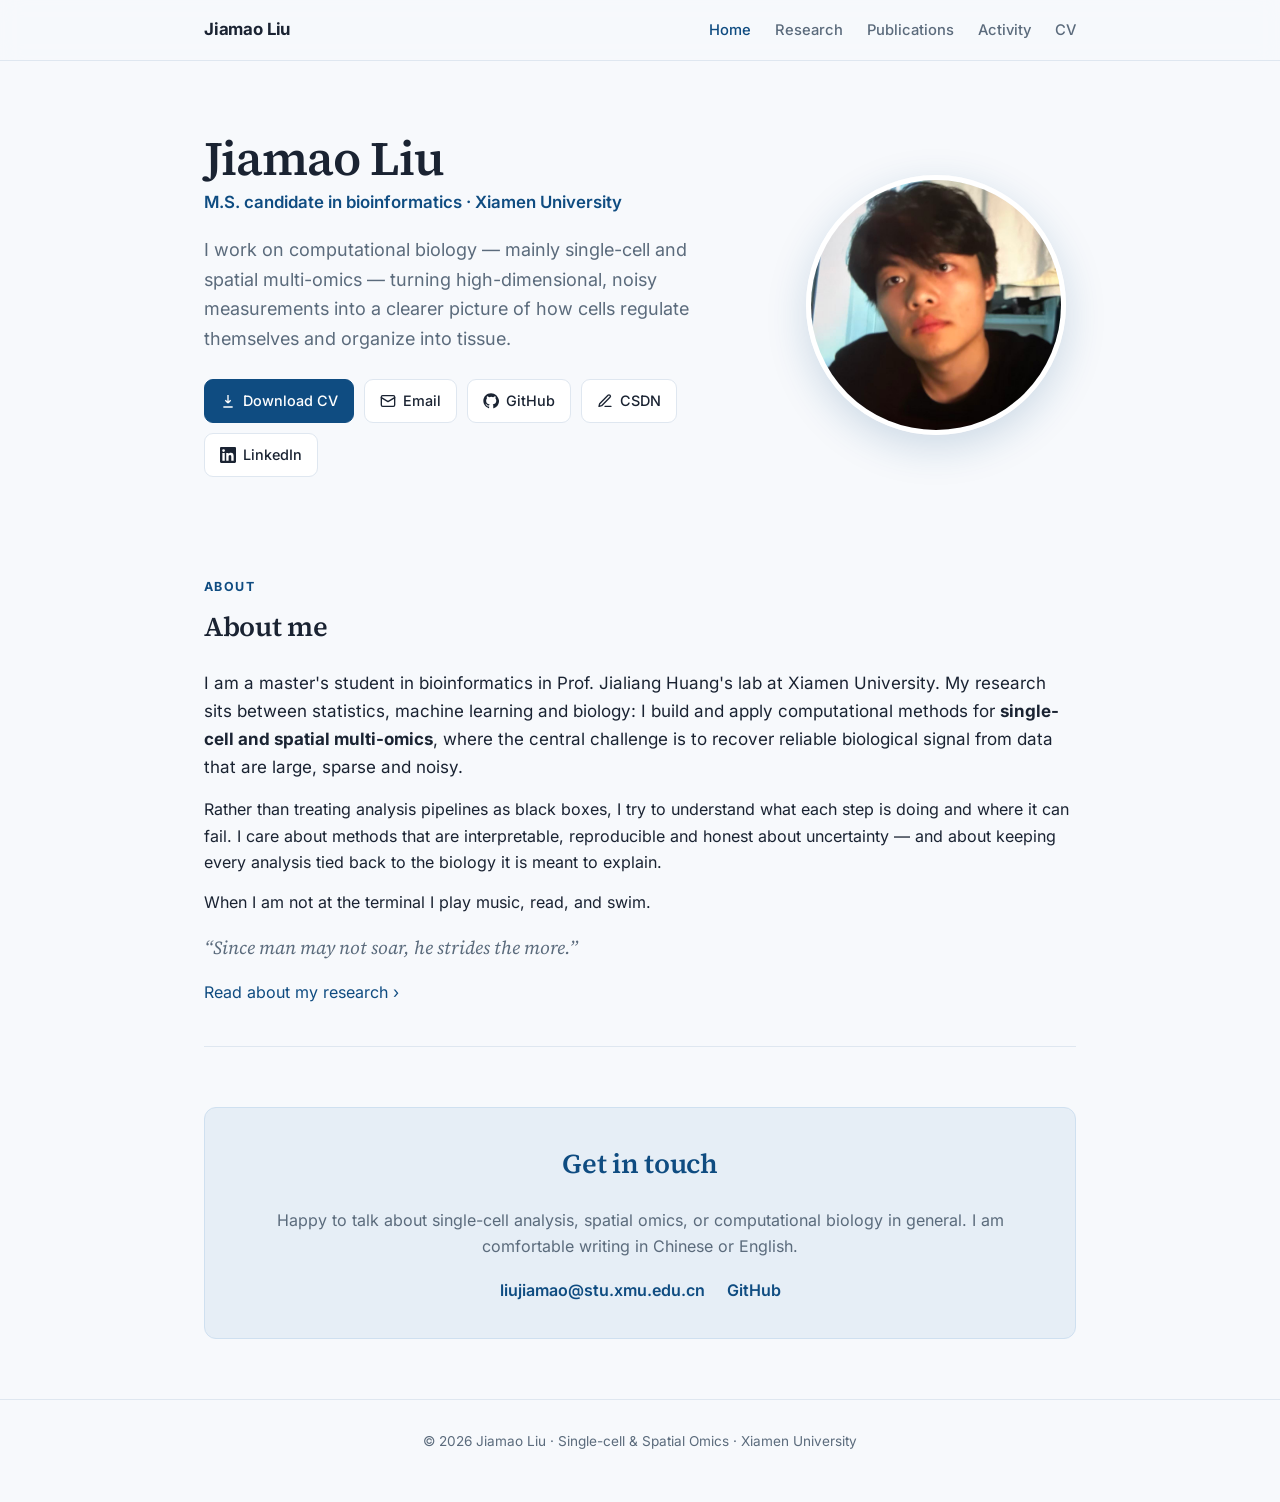
<file: html/index.html>
<!DOCTYPE html>
<html lang="en">
<head>
<meta charset="UTF-8">
<meta name="viewport" content="width=device-width, initial-scale=1.0">
<title>Jiamao Liu — Computational Biology · Xiamen University</title>
<meta name="description" content="Jiamao Liu, M.S. candidate in bioinformatics at Xiamen University. Computational methods for single-cell and spatial multi-omics.">
<link rel="icon" href="./image/favicon.ico" type="image/x-icon">
<link rel="shortcut icon" href="./image/favicon.ico" type="image/x-icon">
<link rel="apple-touch-icon" href="./image/apple-touch-icon.png">
<link rel="icon" href="./image/android-chrome-192x192.png" sizes="192x192" type="image/png">
<link rel="stylesheet" href="style.css?v=2032">
</head>
<body>

<nav>
  <div class="wrap nav-inner">
    <a class="nav-name" href="index.html">Jiamao Liu</a>
    <button class="nav-toggle" aria-label="Menu" onclick="document.getElementById('m').classList.toggle('open')">☰</button>
    <div class="nav-links" id="m">
      <a href="index.html" class="active">Home</a>
      <a href="research.html">Research</a>
      <a href="publications.html">Publications</a>
      <a href="activity.html">Activity</a>
      <a href="cv.html">CV</a>
    </div>
  </div>
</nav>

<header class="hero">
  <div class="wrap hero-grid">
    <div>
      <h1>Jiamao Liu</h1>
      <div class="role">M.S. candidate in bioinformatics · Xiamen University</div>
      <p class="tagline">I work on computational biology — mainly single-cell and spatial multi-omics — turning high-dimensional, noisy measurements into a clearer picture of how cells regulate themselves and organize into tissue.</p>
      <div class="links">
        <a class="btn primary" href="cv.html" target="_blank">
          <svg viewBox="0 0 24 24" fill="none" stroke="currentColor" stroke-width="2"><path d="M12 3v12m0 0l-4-4m4 4l4-4M5 21h14"/></svg>
          Download CV
        </a>
        <a class="btn" href="mailto:liujiamao@stu.xmu.edu.cn"><svg viewBox="0 0 24 24" fill="none" stroke="currentColor" stroke-width="2" stroke-linecap="round" stroke-linejoin="round" aria-hidden="true"><rect x="2" y="4" width="20" height="16" rx="2"/><path d="M22 7l-10 6L2 7"/></svg>Email</a>
        <a class="btn" href="https://github.com/LiuJiamao521" target="_blank"><svg viewBox="0 0 24 24" fill="currentColor" aria-hidden="true"><path d="M12 .3C5.6.3.5 5.4.5 11.8c0 5.1 3.3 9.4 7.9 10.9.6.1.8-.3.8-.6v-2c-3.2.7-3.9-1.4-3.9-1.4-.5-1.3-1.3-1.7-1.3-1.7-1-.7.1-.7.1-.7 1.2.1 1.8 1.2 1.8 1.2 1 1.8 2.7 1.3 3.4 1 .1-.7.4-1.3.7-1.6-2.6-.3-5.3-1.3-5.3-5.7 0-1.3.4-2.3 1.2-3.1-.1-.3-.5-1.5.1-3.1 0 0 1-.3 3.3 1.2a11.5 11.5 0 0 1 6 0c2.3-1.5 3.3-1.2 3.3-1.2.6 1.6.2 2.8.1 3.1.7.8 1.2 1.9 1.2 3.1 0 4.4-2.7 5.4-5.3 5.7.4.4.8 1.1.8 2.2 0 1.6 0 2.9 0 3.3 0 .3.2.7.8.6 4.6-1.5 7.9-5.8 7.9-10.9C23.5 5.4 18.4.3 12 .3z"/></svg>GitHub</a>
        <a class="btn" href="https://blog.csdn.net/qq_30614157" target="_blank"><svg viewBox="0 0 24 24" fill="none" stroke="currentColor" stroke-width="2" stroke-linecap="round" stroke-linejoin="round" aria-hidden="true"><path d="M12 20h9"/><path d="M16.5 3.5a2.12 2.12 0 0 1 3 3L7 19l-4 1 1-4L16.5 3.5z"/></svg>CSDN</a>
        <a class="btn" href="https://www.linkedin.com/in/jiamao-liu-6a5b2942b" target="_blank"><svg viewBox="0 0 24 24" fill="currentColor" aria-hidden="true"><path d="M20.45 20.45h-3.55v-5.57c0-1.33-.03-3.04-1.85-3.04-1.86 0-2.14 1.45-2.14 2.94v5.67H9.35V9h3.41v1.56h.05c.48-.9 1.64-1.85 3.37-1.85 3.6 0 4.27 2.37 4.27 5.46v6.28zM5.34 7.43a2.06 2.06 0 1 1 0-4.13 2.06 2.06 0 0 1 0 4.13zM7.12 20.45H3.55V9h3.57v11.45zM22.23 0H1.77C.79 0 0 .77 0 1.73v20.54C0 23.23.79 24 1.77 24h20.45C23.2 24 24 23.23 24 22.27V1.73C24 .77 23.2 0 22.23 0z"/></svg>LinkedIn</a>
      </div>
    </div>
    <div class="hero-photo">
      <img src="./jiamao.jpg" alt="Jiamao Liu">
    </div>
  </div>
</header>

<main class="wrap">

  <section id="about">
    <div class="sec-label">About</div>
    <h2>About me</h2>
    <p class="lead">I am a master's student in bioinformatics in Prof. Jialiang Huang's lab at Xiamen University. My research sits between statistics, machine learning and biology: I build and apply computational methods for <b>single-cell and spatial multi-omics</b>, where the central challenge is to recover reliable biological signal from data that are large, sparse and noisy.</p>
    <p>Rather than treating analysis pipelines as black boxes, I try to understand what each step is doing and where it can fail. I care about methods that are interpretable, reproducible and honest about uncertainty — and about keeping every analysis tied back to the biology it is meant to explain.</p>
    <p>When I am not at the terminal I play music, read, and swim.</p>
    <p class="quote" style="margin-top:18px">&ldquo;Since man may not soar, he strides the more.&rdquo;</p>
    <p style="margin-top:18px"><a href="research.html">Read about my research &rsaquo;</a></p>
  </section>

  <section id="contact">
    <div class="contact-box">
      <h2>Get in touch</h2>
      <p>Happy to talk about single-cell analysis, spatial omics, or computational biology in general. I am comfortable writing in Chinese or English.</p>
      <div class="contact-links">
        <a href="mailto:liujiamao@stu.xmu.edu.cn">liujiamao@stu.xmu.edu.cn</a>
        <a href="https://github.com/LiuJiamao521" target="_blank">GitHub</a>
      </div>
    </div>
  </section>

</main>

<footer>
  <div class="wrap">&copy; <span id="y"></span> Jiamao Liu &middot; Single-cell &amp; Spatial Omics &middot; Xiamen University</div>
</footer>

<script>
  document.getElementById('y').textContent = new Date().getFullYear();
  document.querySelectorAll('.nav-links a').forEach(function (a) {
    a.addEventListener('click', function () { document.getElementById('m').classList.remove('open'); });
  });
</script>
</body>
</html>
</file>
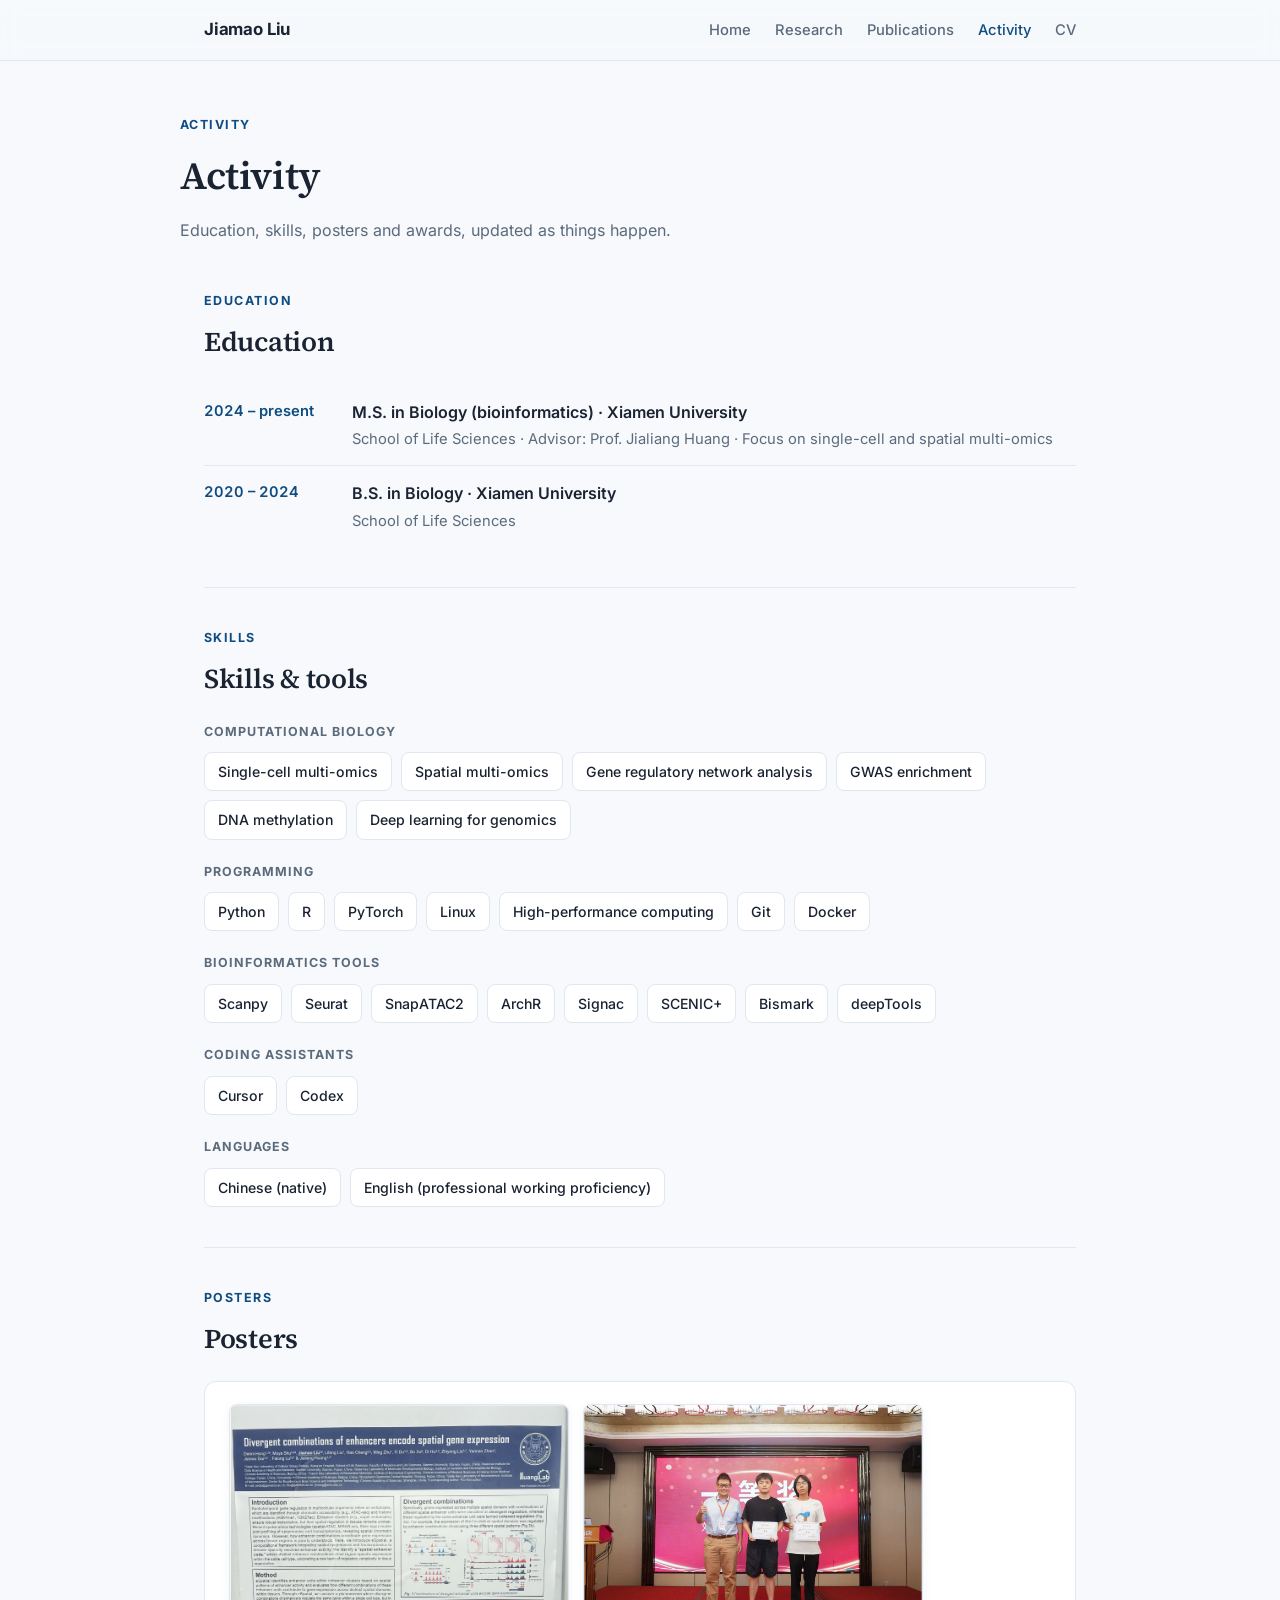
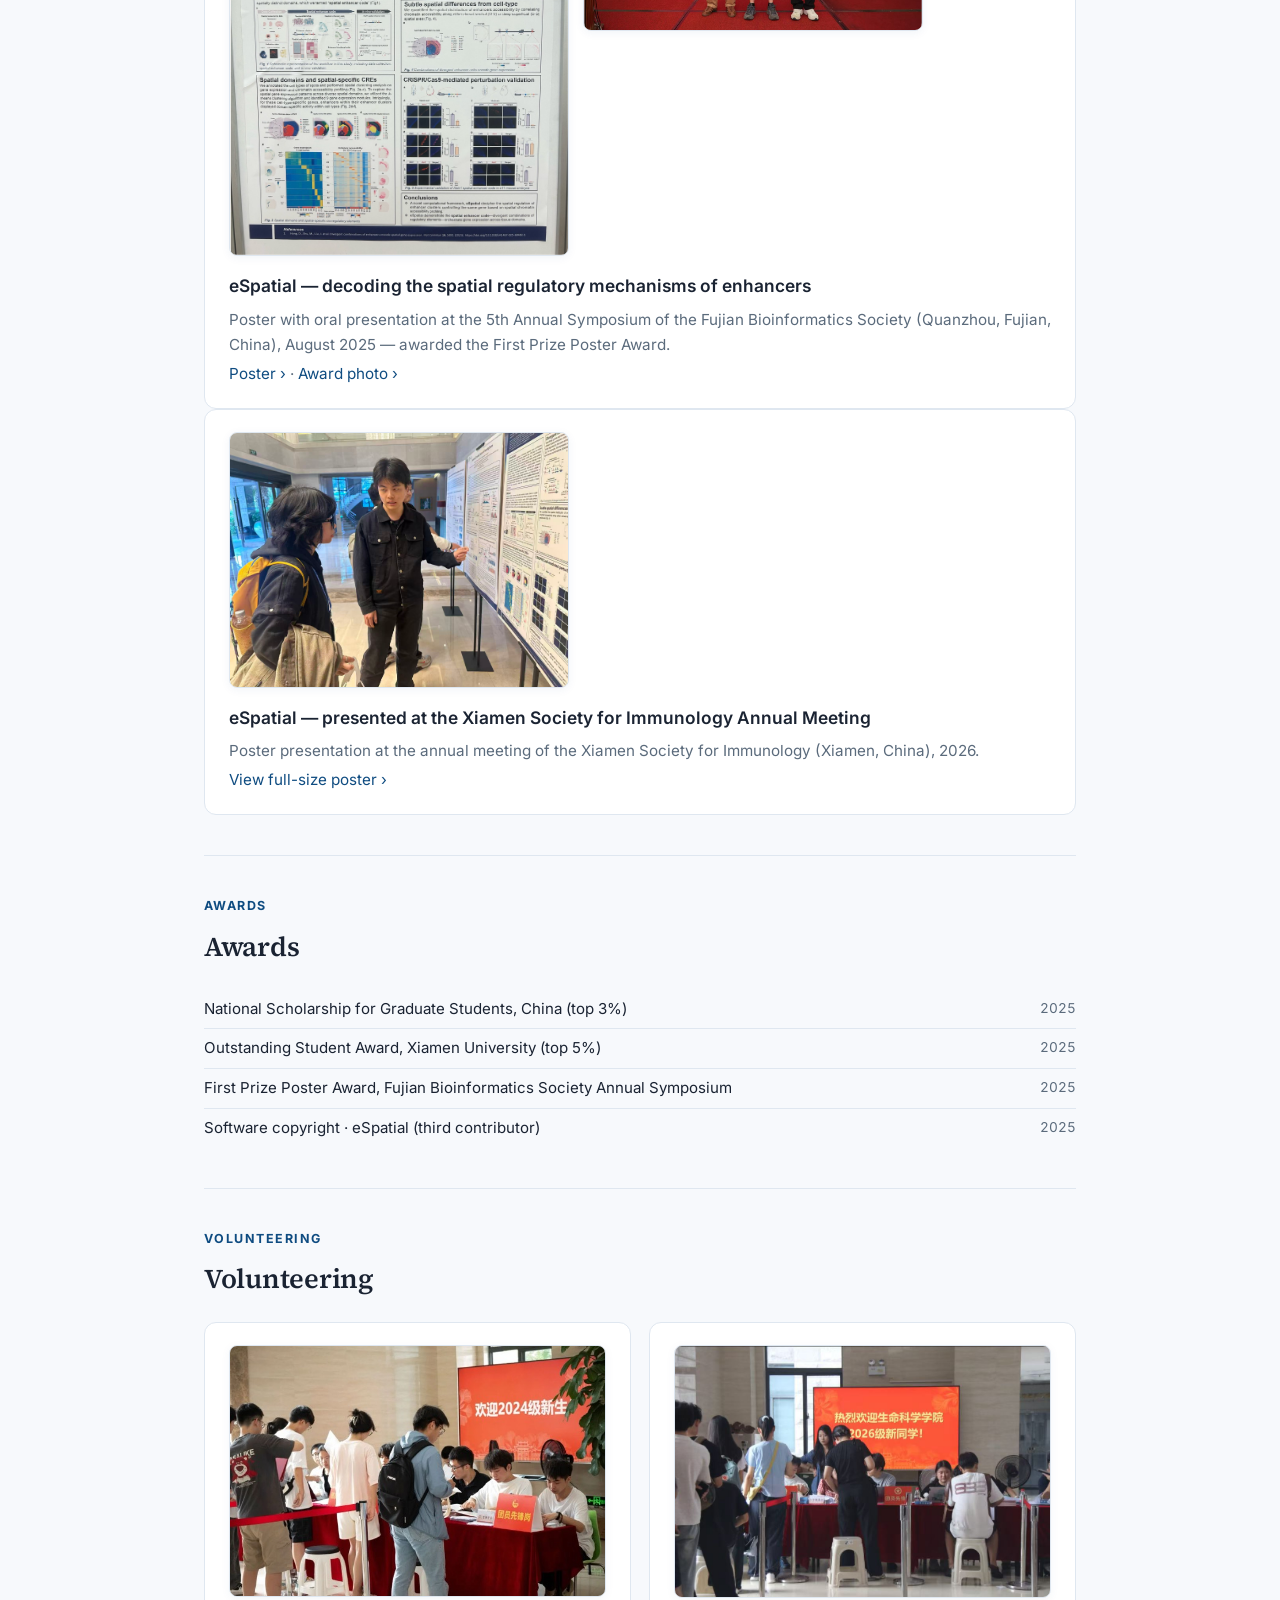
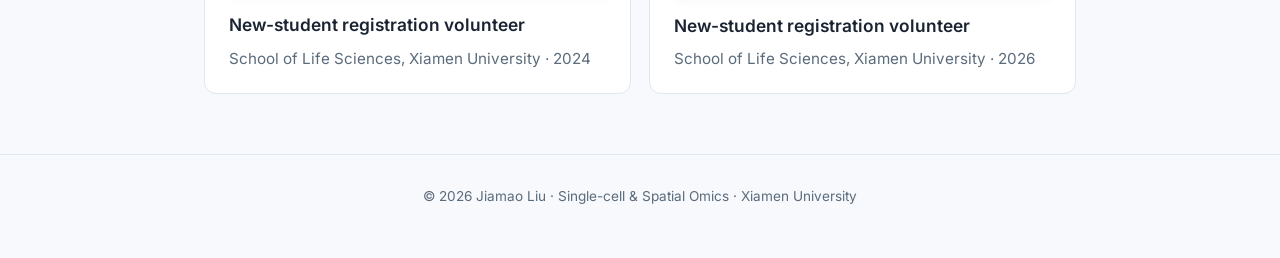
<file: html/activity.html>
<!DOCTYPE html>
<html lang="en">
<head>
<meta charset="UTF-8">
<meta name="viewport" content="width=device-width, initial-scale=1.0">
<title>Activity · Jiamao Liu</title>
<meta name="description" content="Education, skills and professional activity of Jiamao Liu.">
<link rel="icon" href="./image/favicon.ico" type="image/x-icon">
<link rel="shortcut icon" href="./image/favicon.ico" type="image/x-icon">
<link rel="apple-touch-icon" href="./image/apple-touch-icon.png">
<link rel="icon" href="./image/android-chrome-192x192.png" sizes="192x192" type="image/png">
<link rel="stylesheet" href="style.css?v=2032">
</head>
<body>

<nav>
  <div class="wrap nav-inner">
    <a class="nav-name" href="index.html">Jiamao Liu</a>
    <button class="nav-toggle" aria-label="Menu" onclick="document.getElementById('m').classList.toggle('open')">☰</button>
    <div class="nav-links" id="m">
      <a href="index.html">Home</a>
      <a href="research.html">Research</a>
      <a href="publications.html">Publications</a>
      <a href="activity.html" class="active">Activity</a>
      <a href="cv.html">CV</a>
    </div>
  </div>
</nav>

<div class="page-head wrap">
  <div class="sec-label">Activity</div>
  <h1>Activity</h1>
  <p>Education, skills, posters and awards, updated as things happen.</p>
</div>

<main class="wrap">

  <section>
    <div class="sec-label">Education</div>
    <h2>Education</h2>
    <div class="tlist">
      <div class="titem">
        <div class="y">2024 &ndash; present</div>
        <div class="what">
          <div class="ev">M.S. in Biology (bioinformatics) &middot; Xiamen University</div>
          <div class="loc">School of Life Sciences &middot; Advisor: Prof. Jialiang Huang &middot; Focus on single-cell and spatial multi-omics</div>
        </div>
      </div>
      <div class="titem">
        <div class="y">2020 &ndash; 2024</div>
        <div class="what">
          <div class="ev">B.S. in Biology &middot; Xiamen University</div>
          <div class="loc">School of Life Sciences</div>
        </div>
      </div>
    </div>
  </section>

  <section>
    <div class="sec-label">Skills</div>
    <h2>Skills &amp; tools</h2>

    <div class="skill-cat">Computational biology</div>
    <div class="chips">
      <span class="chip">Single-cell multi-omics</span><span class="chip">Spatial multi-omics</span>
      <span class="chip">Gene regulatory network analysis</span><span class="chip">GWAS enrichment</span>
      <span class="chip">DNA methylation</span><span class="chip">Deep learning for genomics</span>
    </div>

    <div class="skill-cat">Programming</div>
    <div class="chips">
      <span class="chip">Python</span><span class="chip">R</span><span class="chip">PyTorch</span>
      <span class="chip">Linux</span><span class="chip">High-performance computing</span>
      <span class="chip">Git</span><span class="chip">Docker</span>
    </div>

    <div class="skill-cat">Bioinformatics tools</div>
    <div class="chips">
      <span class="chip">Scanpy</span><span class="chip">Seurat</span><span class="chip">SnapATAC2</span>
      <span class="chip">ArchR</span><span class="chip">Signac</span><span class="chip">SCENIC+</span>
      <span class="chip">Bismark</span><span class="chip">deepTools</span>
    </div>

    <div class="skill-cat">Coding assistants</div>
    <div class="chips">
      <span class="chip">Cursor</span><span class="chip">Codex</span>
    </div>

    <div class="skill-cat">Languages</div>
    <div class="chips">
      <span class="chip">Chinese (native)</span><span class="chip">English (professional working proficiency)</span>
    </div>
  </section>

  <section>
    <div class="sec-label">Posters</div>
    <h2>Posters</h2>

    <div class="card poster-card">
      <div class="poster-imgs">
        <a class="poster-thumb" href="./eSpatial_poster.jpg" target="_blank" aria-label="Open the eSpatial poster image">
          <img src="./eSpatial_poster.jpg" alt="eSpatial poster presented at the 5th Annual Symposium of the Fujian Bioinformatics Society">
        </a>
        <a class="poster-thumb" href="./eSpatial_poster_award.jpg" target="_blank" aria-label="Open the eSpatial award photo">
          <img src="./eSpatial_poster_award.jpg" alt="Award photo of the eSpatial poster, Quanzhou 2025">
        </a>
      </div>
      <div>
        <h3>eSpatial &mdash; decoding the spatial regulatory mechanisms of enhancers</h3>
        <p class="muted">Poster with oral presentation at the 5th Annual Symposium of the Fujian Bioinformatics Society (Quanzhou, Fujian, China), August 2025 &mdash; awarded the First Prize Poster Award.</p>
        <p class="muted"><a href="./eSpatial_poster.jpg" target="_blank">Poster &rsaquo;</a> &middot; <a href="./eSpatial_poster_award.jpg" target="_blank">Award photo &rsaquo;</a></p>
      </div>
    </div>

    <div class="card poster-card">
      <div class="poster-imgs">
        <a class="poster-thumb" href="./eSpatial_poster_in_Xiamen.jpg" target="_blank" aria-label="Open the eSpatial poster image">
          <img src="./eSpatial_poster_in_Xiamen.jpg" alt="eSpatial poster presented at the annual meeting of the Xiamen Society for Immunology, 2026">
        </a>
      </div>
      <div>
        <h3>eSpatial &mdash; presented at the Xiamen Society for Immunology Annual Meeting</h3>
        <p class="muted">Poster presentation at the annual meeting of the Xiamen Society for Immunology (Xiamen, China), 2026.</p>
        <p class="muted"><a href="./eSpatial_poster_in_Xiamen.jpg" target="_blank">View full-size poster &rsaquo;</a></p>
      </div>
    </div>
  </section>

  <section>
    <div class="sec-label">Awards</div>
    <h2>Awards</h2>
    <div class="mini">
      <ul>
        <li><span>National Scholarship for Graduate Students, China (top 3%)</span><span class="y">2025</span></li>
        <li><span>Outstanding Student Award, Xiamen University (top 5%)</span><span class="y">2025</span></li>
        <li><span>First Prize Poster Award, Fujian Bioinformatics Society Annual Symposium</span><span class="y">2025</span></li>
        <li><span>Software copyright &middot; eSpatial (third contributor)</span><span class="y">2025</span></li>
      </ul>
    </div>
  </section>

  <section>
    <div class="sec-label">Volunteering</div>
    <h2>Volunteering</h2>
    <div class="cards">
      <div class="card photo-card">
        <a href="./yingxin2024.jpg" target="_blank"><img src="./yingxin2024.jpg" alt="Volunteer at the School of Life Sciences new-student registration, 2024"></a>
        <h3 style="margin:14px 0 2px">New-student registration volunteer</h3>
        <p class="muted">School of Life Sciences, Xiamen University &middot; 2024</p>
      </div>
      <div class="card photo-card">
        <a href="./yingxin2026.jpg" target="_blank"><img src="./yingxin2026.jpg" alt="Volunteer at the School of Life Sciences new-student registration, 2026"></a>
        <h3 style="margin:14px 0 2px">New-student registration volunteer</h3>
        <p class="muted">School of Life Sciences, Xiamen University &middot; 2026</p>
      </div>
    </div>
  </section>

</main>

<footer>
  <div class="wrap">&copy; <span id="y"></span> Jiamao Liu &middot; Single-cell &amp; Spatial Omics &middot; Xiamen University</div>
</footer>

<script>
  document.getElementById('y').textContent = new Date().getFullYear();
  document.querySelectorAll('.nav-links a').forEach(function (a) {
    a.addEventListener('click', function () { document.getElementById('m').classList.remove('open'); });
  });
</script>
</body>
</html>
</file>
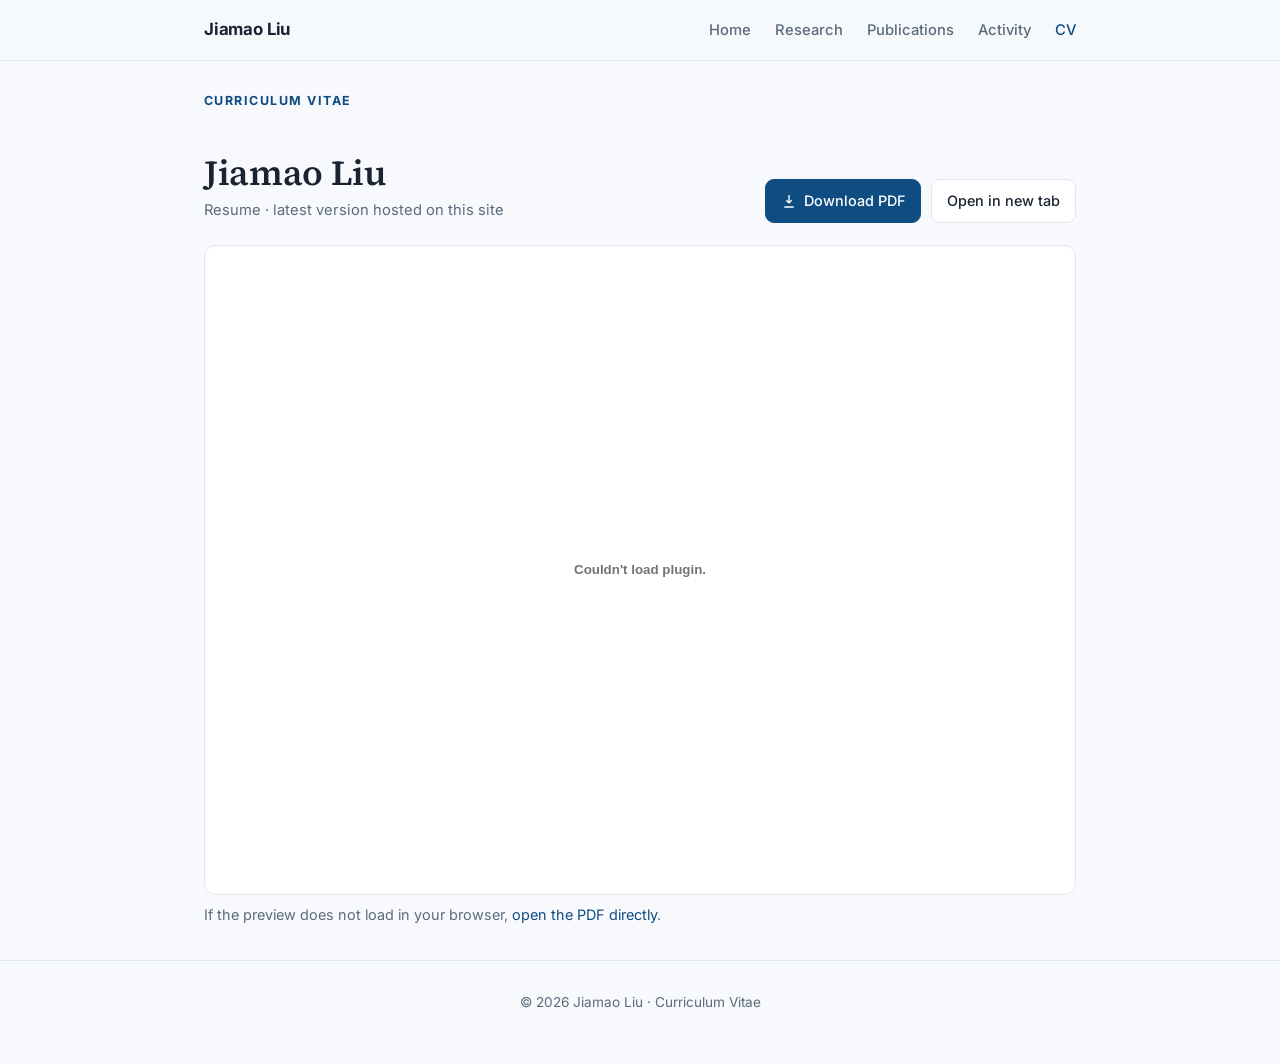
<file: html/cv.html>
<!DOCTYPE html>
<html lang="en">
<head>
<meta charset="UTF-8">
<meta name="viewport" content="width=device-width, initial-scale=1.0">
<title>Curriculum Vitae · Jiamao Liu</title>
<meta name="description" content="Curriculum vitae of Jiamao Liu.">
<link rel="icon" href="./image/favicon.ico" type="image/x-icon">
<link rel="shortcut icon" href="./image/favicon.ico" type="image/x-icon">
<link rel="apple-touch-icon" href="./image/apple-touch-icon.png">
<link rel="icon" href="./image/android-chrome-192x192.png" sizes="192x192" type="image/png">
<link rel="stylesheet" href="style.css?v=2032">
</head>
<body>

<nav>
  <div class="wrap nav-inner">
    <a class="nav-name" href="index.html">Jiamao Liu</a>
    <button class="nav-toggle" aria-label="Menu" onclick="document.getElementById('m').classList.toggle('open')">☰</button>
    <div class="nav-links" id="m">
      <a href="index.html">Home</a>
      <a href="research.html">Research</a>
      <a href="publications.html">Publications</a>
      <a href="activity.html">Activity</a>
      <a href="cv.html" class="active">CV</a>
    </div>
  </div>
</nav>

<div class="wrap">
  <div class="sec-label" style="margin-top:30px">Curriculum Vitae</div>
  <div class="cv-headline">
    <div>
      <h1>Jiamao Liu</h1>
      <div class="cv-meta">Resume &middot; latest version hosted on this site</div>
    </div>
    <div class="cv-actions">
      <a class="btn primary" href="JLiu_s_resume.pdf" download>
        <svg viewBox="0 0 24 24" fill="none" stroke="currentColor" stroke-width="2"><path d="M12 3v12m0 0l-4-4m4 4l4-4M5 21h14"/></svg>
        Download PDF
      </a>
      <a class="btn" href="JLiu_s_resume.pdf" target="_blank">Open in new tab</a>
    </div>
  </div>

  <div class="viewer">
    <embed src="JLiu_s_resume.pdf" type="application/pdf" />
  </div>

  <p class="cv-fallback">If the preview does not load in your browser, <a href="JLiu_s_resume.pdf" target="_blank">open the PDF directly</a>.</p>
</div>

<footer>
  <div class="wrap">&copy; <span id="y"></span> Jiamao Liu &middot; Curriculum Vitae</div>
</footer>

<script>
  document.getElementById('y').textContent = new Date().getFullYear();
  document.querySelectorAll('.nav-links a').forEach(function (a) {
    a.addEventListener('click', function () { document.getElementById('m').classList.remove('open'); });
  });
</script>
</body>
</html>
</file>
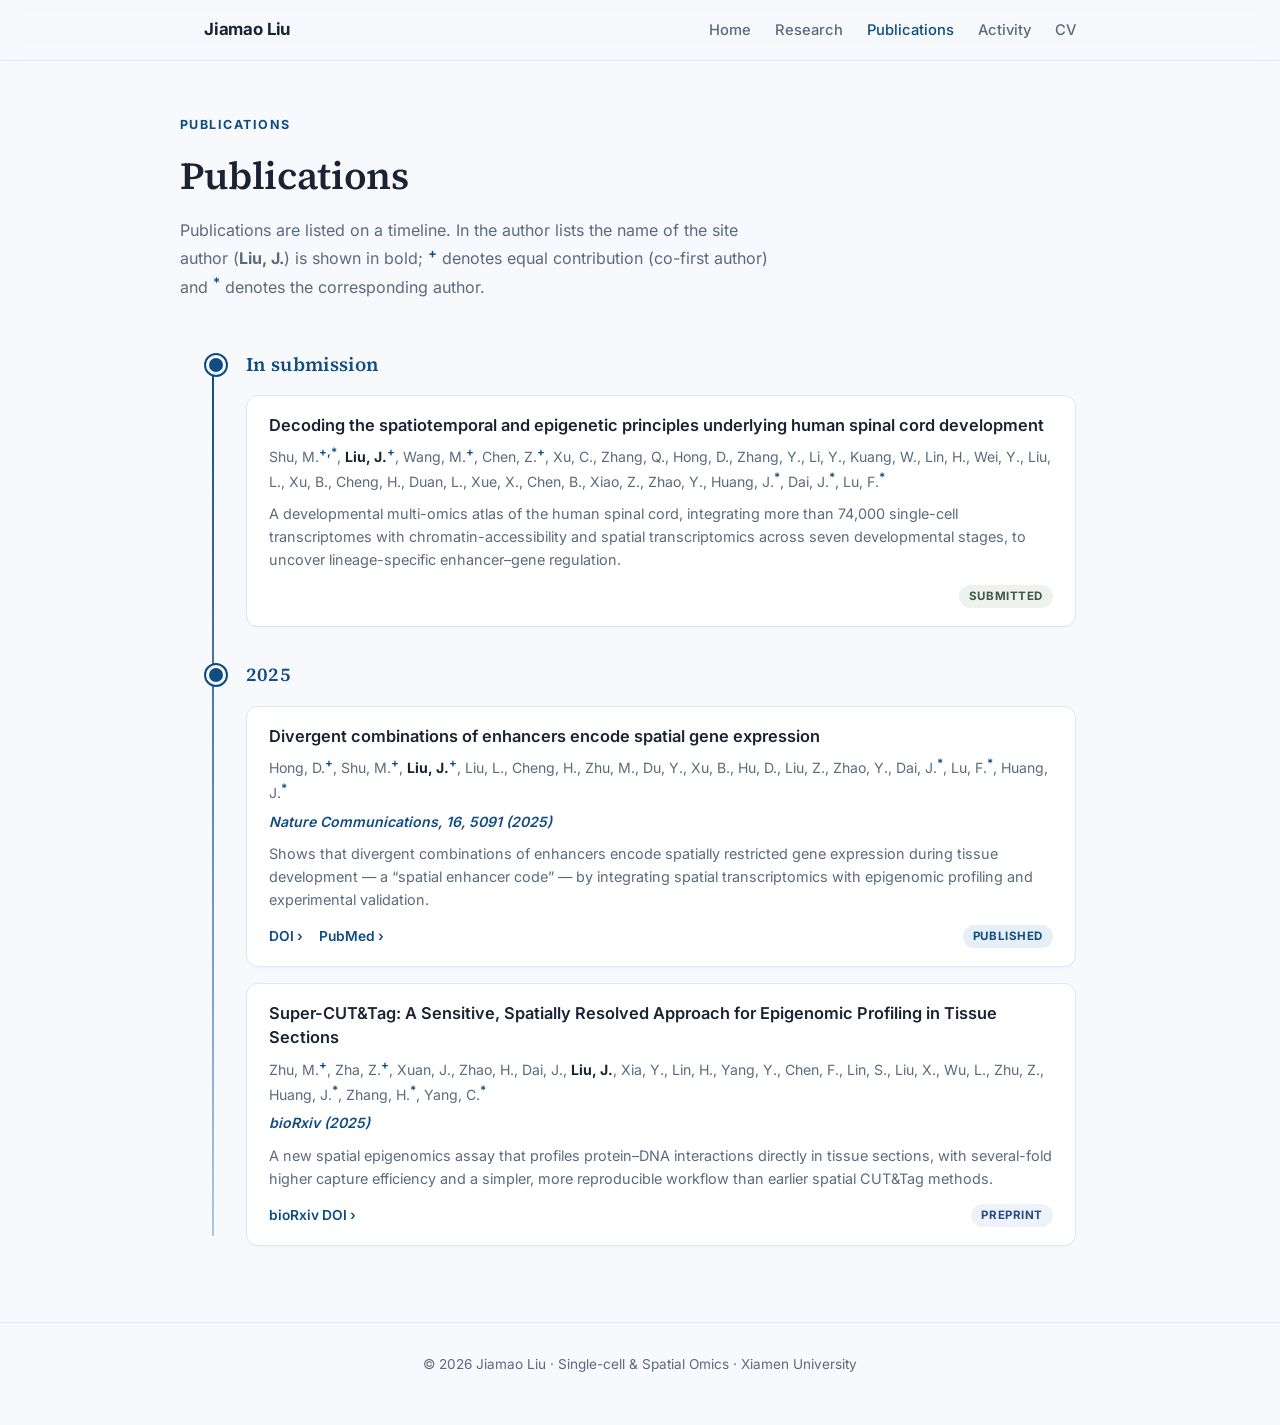
<file: html/publications.html>
<!DOCTYPE html>
<html lang="en">
<head>
<meta charset="UTF-8">
<meta name="viewport" content="width=device-width, initial-scale=1.0">
<title>Publications · Jiamao Liu</title>
<meta name="description" content="Publications of Jiamao Liu in computational biology and bioinformatics.">
<link rel="icon" href="./image/favicon.ico" type="image/x-icon">
<link rel="shortcut icon" href="./image/favicon.ico" type="image/x-icon">
<link rel="apple-touch-icon" href="./image/apple-touch-icon.png">
<link rel="icon" href="./image/android-chrome-192x192.png" sizes="192x192" type="image/png">
<link rel="stylesheet" href="style.css?v=2032">
</head>
<body>

<nav>
  <div class="wrap nav-inner">
    <a class="nav-name" href="index.html">Jiamao Liu</a>
    <button class="nav-toggle" aria-label="Menu" onclick="document.getElementById('m').classList.toggle('open')">☰</button>
    <div class="nav-links" id="m">
      <a href="index.html">Home</a>
      <a href="research.html">Research</a>
      <a href="publications.html" class="active">Publications</a>
      <a href="activity.html">Activity</a>
      <a href="cv.html">CV</a>
    </div>
  </div>
</nav>

<div class="page-head wrap">
  <div class="sec-label">Publications</div>
  <h1>Publications</h1>
  <p>Publications are listed on a timeline. In the author lists the name of the site author (<b>Liu, J.</b>) is shown in bold; <sup>+</sup> denotes equal contribution (co-first author) and <sup>*</sup> denotes the corresponding author.</p>
</div>

<main class="wrap">

  <section>
    <div class="timeline">

      <div class="tl-year">In submission</div>

      <article class="pub-card">
        <div class="pub-title">Decoding the spatiotemporal and epigenetic principles underlying human spinal cord development</div>
        <div class="pub-authors">Shu, M.<sup>+,*</sup>, <b>Liu, J.</b><sup>+</sup>, Wang, M.<sup>+</sup>, Chen, Z.<sup>+</sup>, Xu, C., Zhang, Q., Hong, D., Zhang, Y., Li, Y., Kuang, W., Lin, H., Wei, Y., Liu, L., Xu, B., Cheng, H., Duan, L., Xue, X., Chen, B., Xiao, Z., Zhao, Y., Huang, J.<sup>*</sup>, Dai, J.<sup>*</sup>, Lu, F.<sup>*</sup></div>
        <p class="pub-summary">A developmental multi-omics atlas of the human spinal cord, integrating more than 74,000 single-cell transcriptomes with chromatin-accessibility and spatial transcriptomics across seven developmental stages, to uncover lineage-specific enhancer&ndash;gene regulation.</p>
        <div class="pub-foot">
          <div class="pub-links"></div>
          <div class="pub-flags"><span class="flag submitted">Submitted</span></div>
        </div>
      </article>

      <div class="tl-year">2025</div>

      <article class="pub-card">
        <div class="pub-title">Divergent combinations of enhancers encode spatial gene expression</div>
        <div class="pub-authors">Hong, D.<sup>+</sup>, Shu, M.<sup>+</sup>, <b>Liu, J.</b><sup>+</sup>, Liu, L., Cheng, H., Zhu, M., Du, Y., Xu, B., Hu, D., Liu, Z., Zhao, Y., Dai, J.<sup>*</sup>, Lu, F.<sup>*</sup>, Huang, J.<sup>*</sup></div>
        <div class="pub-venue">Nature Communications, 16, 5091 (2025)</div>
        <p class="pub-summary">Shows that divergent combinations of enhancers encode spatially restricted gene expression during tissue development &mdash; a &ldquo;spatial enhancer code&rdquo; &mdash; by integrating spatial transcriptomics with epigenomic profiling and experimental validation.</p>
        <div class="pub-foot">
          <div class="pub-links">
            <a href="https://doi.org/10.1038/s41467-025-60482-1" target="_blank">DOI &rsaquo;</a>
            <a href="https://pubmed.ncbi.nlm.nih.gov/40456823/" target="_blank">PubMed &rsaquo;</a>
          </div>
          <div class="pub-flags"><span class="flag published">Published</span></div>
        </div>
      </article>

      <article class="pub-card">
        <div class="pub-title">Super-CUT&amp;Tag: A Sensitive, Spatially Resolved Approach for Epigenomic Profiling in Tissue Sections</div>
        <div class="pub-authors">Zhu, M.<sup>+</sup>, Zha, Z.<sup>+</sup>, Xuan, J., Zhao, H., Dai, J., <b>Liu, J.</b>, Xia, Y., Lin, H., Yang, Y., Chen, F., Lin, S., Liu, X., Wu, L., Zhu, Z., Huang, J.<sup>*</sup>, Zhang, H.<sup>*</sup>, Yang, C.<sup>*</sup></div>
        <div class="pub-venue">bioRxiv (2025)</div>
        <p class="pub-summary">A new spatial epigenomics assay that profiles protein&ndash;DNA interactions directly in tissue sections, with several-fold higher capture efficiency and a simpler, more reproducible workflow than earlier spatial CUT&amp;Tag methods.</p>
        <div class="pub-foot">
          <div class="pub-links">
            <a href="https://doi.org/10.64898/2025.12.08.692886" target="_blank">bioRxiv DOI &rsaquo;</a>
          </div>
          <div class="pub-flags"><span class="flag preprint">Preprint</span></div>
        </div>
      </article>

    </div>
  </section>

</main>

<footer>
  <div class="wrap">&copy; <span id="y"></span> Jiamao Liu &middot; Single-cell &amp; Spatial Omics &middot; Xiamen University</div>
</footer>

<script>
  document.getElementById('y').textContent = new Date().getFullYear();
  document.querySelectorAll('.nav-links a').forEach(function (a) {
    a.addEventListener('click', function () { document.getElementById('m').classList.remove('open'); });
  });
</script>
</body>
</html>
</file>
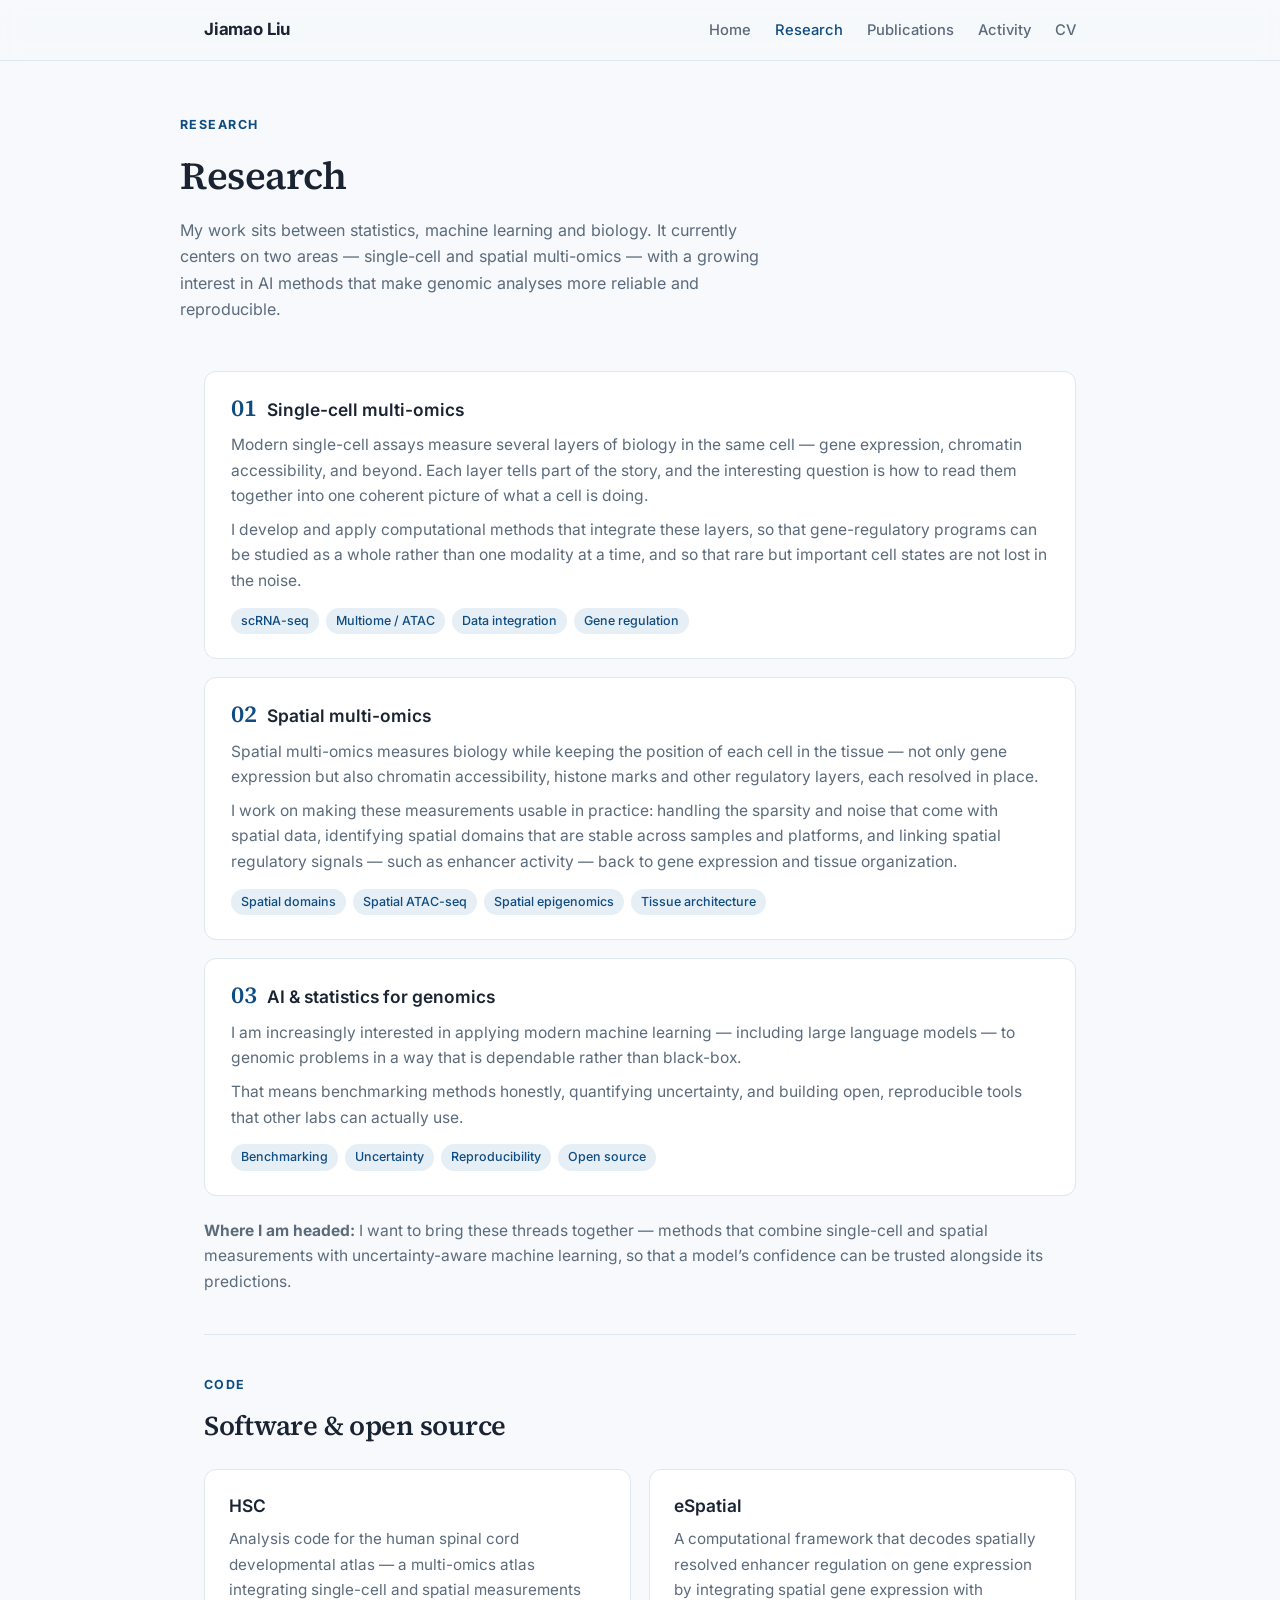
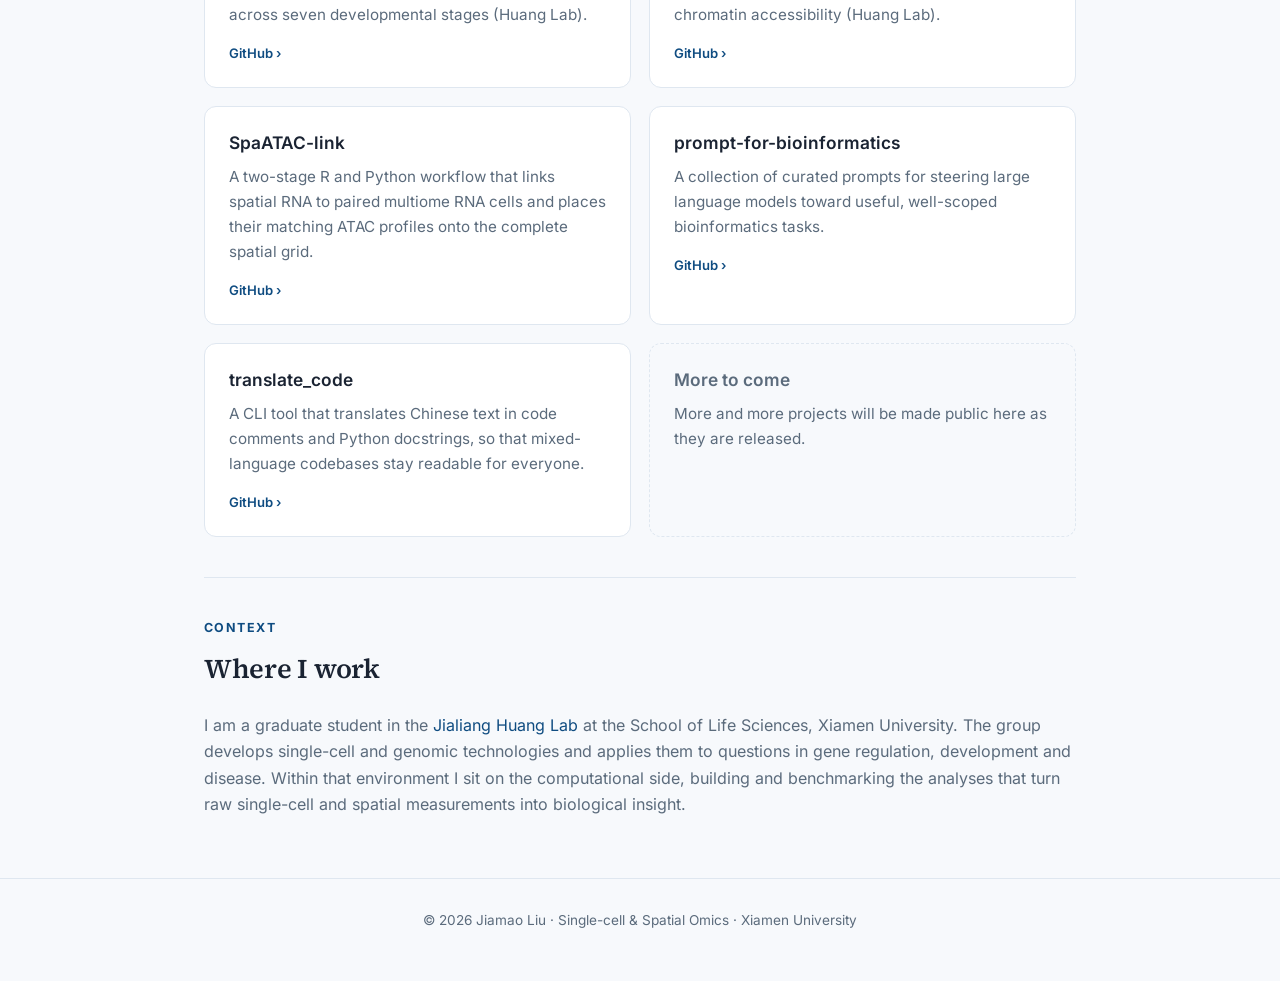
<file: html/research.html>
<!DOCTYPE html>
<html lang="en">
<head>
<meta charset="UTF-8">
<meta name="viewport" content="width=device-width, initial-scale=1.0">
<title>Research · Jiamao Liu</title>
<meta name="description" content="Research of Jiamao Liu: computational methods for single-cell and spatial multi-omics.">
<link rel="icon" href="./image/favicon.ico" type="image/x-icon">
<link rel="shortcut icon" href="./image/favicon.ico" type="image/x-icon">
<link rel="apple-touch-icon" href="./image/apple-touch-icon.png">
<link rel="icon" href="./image/android-chrome-192x192.png" sizes="192x192" type="image/png">
<link rel="stylesheet" href="style.css?v=2032">
</head>
<body>

<nav>
  <div class="wrap nav-inner">
    <a class="nav-name" href="index.html">Jiamao Liu</a>
    <button class="nav-toggle" aria-label="Menu" onclick="document.getElementById('m').classList.toggle('open')">☰</button>
    <div class="nav-links" id="m">
      <a href="index.html">Home</a>
      <a href="research.html" class="active">Research</a>
      <a href="publications.html">Publications</a>
      <a href="activity.html">Activity</a>
      <a href="cv.html">CV</a>
    </div>
  </div>
</nav>

<div class="page-head wrap">
  <div class="sec-label">Research</div>
  <h1>Research</h1>
  <p>My work sits between statistics, machine learning and biology. It currently centers on two areas — single-cell and spatial multi-omics — with a growing interest in AI methods that make genomic analyses more reliable and reproducible.</p>
</div>

<main class="wrap">

  <section>
    <div class="themes">

      <div class="theme">
        <h3><span class="n">01</span> Single-cell multi-omics</h3>
        <p>Modern single-cell assays measure several layers of biology in the same cell — gene expression, chromatin accessibility, and beyond. Each layer tells part of the story, and the interesting question is how to read them together into one coherent picture of what a cell is doing.</p>
        <p>I develop and apply computational methods that integrate these layers, so that gene-regulatory programs can be studied as a whole rather than one modality at a time, and so that rare but important cell states are not lost in the noise.</p>
        <div class="tags"><span class="tag">scRNA-seq</span><span class="tag">Multiome / ATAC</span><span class="tag">Data integration</span><span class="tag">Gene regulation</span></div>
      </div>

      <div class="theme">
        <h3><span class="n">02</span> Spatial multi-omics</h3>
        <p>Spatial multi-omics measures biology while keeping the position of each cell in the tissue — not only gene expression but also chromatin accessibility, histone marks and other regulatory layers, each resolved in place.</p>
        <p>I work on making these measurements usable in practice: handling the sparsity and noise that come with spatial data, identifying spatial domains that are stable across samples and platforms, and linking spatial regulatory signals — such as enhancer activity — back to gene expression and tissue organization.</p>
        <div class="tags"><span class="tag">Spatial domains</span><span class="tag">Spatial ATAC-seq</span><span class="tag">Spatial epigenomics</span><span class="tag">Tissue architecture</span></div>
      </div>

      <div class="theme">
        <h3><span class="n">03</span> AI &amp; statistics for genomics</h3>
        <p>I am increasingly interested in applying modern machine learning — including large language models — to genomic problems in a way that is dependable rather than black-box.</p>
        <p>That means benchmarking methods honestly, quantifying uncertainty, and building open, reproducible tools that other labs can actually use.</p>
        <div class="tags"><span class="tag">Benchmarking</span><span class="tag">Uncertainty</span><span class="tag">Reproducibility</span><span class="tag">Open source</span></div>
      </div>

    </div>
    <p class="muted" style="margin-top:22px;font-size:.97rem"><b>Where I am headed:</b> I want to bring these threads together — methods that combine single-cell and spatial measurements with uncertainty-aware machine learning, so that a model&rsquo;s confidence can be trusted alongside its predictions.</p>
  </section>

  <section>
    <div class="sec-label">Code</div>
    <h2>Software &amp; open source</h2>
    <div class="cards">
      <div class="card">
        <h3>HSC</h3>
        <p>Analysis code for the human spinal cord developmental atlas — a multi-omics atlas integrating single-cell and spatial measurements across seven developmental stages (Huang Lab).</p>
        <div class="plinks"><a href="https://github.com/xmuhuanglab/Human_spinal_cord" target="_blank">GitHub &rsaquo;</a></div>
      </div>
      <div class="card">
        <h3>eSpatial</h3>
        <p>A computational framework that decodes spatially resolved enhancer regulation on gene expression by integrating spatial gene expression with chromatin accessibility (Huang Lab).</p>
        <div class="plinks"><a href="https://github.com/xmuhuanglab/eSpatial" target="_blank">GitHub &rsaquo;</a></div>
      </div>
      <div class="card">
        <h3>SpaATAC-link</h3>
        <p>A two-stage R and Python workflow that links spatial RNA to paired multiome RNA cells and places their matching ATAC profiles onto the complete spatial grid.</p>
        <div class="plinks"><a href="https://github.com/LiuJiamao521/SpaATAC-link" target="_blank">GitHub &rsaquo;</a></div>
      </div>
      <div class="card">
        <h3>prompt-for-bioinformatics</h3>
        <p>A collection of curated prompts for steering large language models toward useful, well-scoped bioinformatics tasks.</p>
        <div class="plinks"><a href="https://github.com/LiuJiamao521/prompt-for-bioinformatics" target="_blank">GitHub &rsaquo;</a></div>
      </div>
      <div class="card">
        <h3>translate_code</h3>
        <p>A CLI tool that translates Chinese text in code comments and Python docstrings, so that mixed-language codebases stay readable for everyone.</p>
        <div class="plinks"><a href="https://github.com/LiuJiamao521/translate_code" target="_blank">GitHub &rsaquo;</a></div>
      </div>
      <div class="card add">
        <h3>More to come</h3>
        <p>More and more projects will be made public here as they are released.</p>
      </div>
    </div>
  </section>

  <section>
    <div class="sec-label">Context</div>
    <h2>Where I work</h2>
    <p class="muted">I am a graduate student in the <a href="https://huanglab.xmu.edu.cn/" target="_blank">Jialiang Huang Lab</a> at the School of Life Sciences, Xiamen University. The group develops single-cell and genomic technologies and applies them to questions in gene regulation, development and disease. Within that environment I sit on the computational side, building and benchmarking the analyses that turn raw single-cell and spatial measurements into biological insight.</p>
  </section>

</main>

<footer>
  <div class="wrap">&copy; <span id="y"></span> Jiamao Liu &middot; Single-cell &amp; Spatial Omics &middot; Xiamen University</div>
</footer>

<script>
  document.getElementById('y').textContent = new Date().getFullYear();
  document.querySelectorAll('.nav-links a').forEach(function (a) {
    a.addEventListener('click', function () { document.getElementById('m').classList.remove('open'); });
  });
</script>
</body>
</html>
</file>
<file: html/style.css>
/* ============================================================
   Jiamao Liu — personal academic site
   Self-contained stylesheet.
   Palette: crisp white/blue background, deep blue accent.
   Headings: Source Serif 4 · Body: Inter (fonts self-hosted, so
   the site does not depend on Google Fonts from China).
   ============================================================ */

/* ---- Self-hosted variable fonts (latin subset) ---- */
@font-face {
  font-family: 'Inter';
  font-style: normal;
  font-weight: 100 900;
  font-display: swap;
  src: url('fonts/latin-inter-normal-400.woff2') format('woff2');
  unicode-range: U+0000-00FF, U+0131, U+0152-0153, U+02BB-02BC, U+02C6, U+02DA,
    U+02DC, U+0304, U+0308, U+0329, U+2000-206F, U+20AC, U+2122, U+2191, U+2193,
    U+2212, U+2215, U+FEFF, U+FFFD;
}
@font-face {
  font-family: 'Source Serif 4';
  font-style: normal;
  font-weight: 400 700;
  font-display: swap;
  src: url('fonts/latin-sourceserif4-normal-variable.woff2') format('woff2');
  unicode-range: U+0000-00FF, U+0131, U+0152-0153, U+02BB-02BC, U+02C6, U+02DA,
    U+02DC, U+0304, U+0308, U+0329, U+2000-206F, U+20AC, U+2122, U+2191, U+2193,
    U+2212, U+2215, U+FEFF, U+FFFD;
}
@font-face {
  font-family: 'Source Serif 4';
  font-style: italic;
  font-weight: 400 700;
  font-display: swap;
  src: url('fonts/latin-sourceserif4-italic-variable.woff2') format('woff2');
  unicode-range: U+0000-00FF, U+0131, U+0152-0153, U+02BB-02BC, U+02C6, U+02DA,
    U+02DC, U+0304, U+0308, U+0329, U+2000-206F, U+20AC, U+2122, U+2191, U+2193,
    U+2212, U+2215, U+FEFF, U+FFFD;
}

/* ---- Design tokens ---- */
:root {
  --bg: #f7f9fc;
  --surface: #ffffff;
  --ink: #1a2332;
  --muted: #5b6b7c;
  --line: #dfe7f0;
  --accent: #0f4c81;
  --accent-deep: #0a3a63;
  --accent-soft: #e6eef6;
  --navy: #1f2a44;
  --radius: 12px;
  --maxw: 920px;
}

* {
  box-sizing: border-box;
  margin: 0;
  padding: 0;
}
html {
  scroll-behavior: smooth;
}
body {
  font-family: 'Inter', system-ui, -apple-system, 'Segoe UI', Roboto, Arial, sans-serif;
  color: var(--ink);
  background: var(--bg);
  line-height: 1.65;
  -webkit-font-smoothing: antialiased;
  text-rendering: optimizeLegibility;
}
a {
  color: var(--accent);
  text-decoration: none;
}
a:hover {
  text-decoration: underline;
}
::selection {
  background: var(--accent-soft);
}
.wrap {
  max-width: var(--maxw);
  margin: 0 auto;
  padding: 0 24px;
}

/* ---- Navigation ---- */
nav {
  position: sticky;
  top: 0;
  z-index: 50;
  background: rgba(247, 249, 252, 0.9);
  backdrop-filter: saturate(180%) blur(10px);
  -webkit-backdrop-filter: saturate(180%) blur(10px);
  border-bottom: 1px solid var(--line);
}
.nav-inner {
  display: flex;
  align-items: center;
  justify-content: space-between;
  height: 60px;
}
.nav-name {
  font-weight: 700;
  font-size: 1.05rem;
  letter-spacing: -0.01em;
  color: var(--ink);
}
.nav-name:hover {
  text-decoration: none;
  color: var(--accent);
}
.nav-links {
  display: flex;
  gap: 24px;
  font-size: 0.92rem;
  font-weight: 500;
}
.nav-links a {
  color: var(--muted);
}
.nav-links a:hover {
  color: var(--accent);
  text-decoration: none;
}
.nav-links a.active {
  color: var(--accent);
}
.nav-toggle {
  display: none;
  background: none;
  border: 0;
  font-size: 1.5rem;
  line-height: 1;
  color: var(--ink);
  cursor: pointer;
}
@media (max-width: 720px) {
  .nav-links {
    display: none;
    position: absolute;
    top: 60px;
    left: 0;
    right: 0;
    flex-direction: column;
    gap: 0;
    background: var(--surface);
    border-bottom: 1px solid var(--line);
  }
  .nav-links.open {
    display: flex;
  }
  .nav-links a {
    padding: 14px 24px;
    border-top: 1px solid var(--line);
  }
  .nav-toggle {
    display: block;
  }
}

/* ---- Page header (inner pages) ---- */
.page-head {
  padding: 54px 0 8px;
}
.page-head .sec-label {
  font-size: 0.78rem;
  font-weight: 700;
  letter-spacing: 0.12em;
  text-transform: uppercase;
  color: var(--accent);
  margin-bottom: 8px;
}
.page-head h1 {
  font-family: 'Source Serif 4', Georgia, serif;
  font-size: 2.4rem;
  font-weight: 600;
  letter-spacing: -0.01em;
}
.page-head p {
  color: var(--muted);
  margin-top: 10px;
  max-width: 60ch;
}
.page-head p sup {
  color: var(--accent);
  font-weight: 600;
}

/* ---- Hero (home) ---- */
header.hero {
  padding: 72px 0 60px;
}
.hero-grid {
  display: grid;
  grid-template-columns: 1fr 280px;
  gap: 48px;
  align-items: center;
}
.hero h1 {
  font-family: 'Source Serif 4', Georgia, serif;
  font-size: 3rem;
  line-height: 1.05;
  letter-spacing: -0.02em;
  font-weight: 600;
}
.hero .role {
  color: var(--accent);
  font-weight: 600;
  margin-top: 6px;
  font-size: 1.05rem;
}
.hero .tagline {
  color: var(--muted);
  font-size: 1.12rem;
  margin-top: 18px;
  max-width: 46ch;
}
.hero-photo img {
  width: 260px;
  height: 260px;
  object-fit: cover;
  object-position: center; /* near-square portrait; nudge with center 22% if the face needs raising */
  border-radius: 50%;
  border: 5px solid var(--surface);
  box-shadow: 0 12px 40px rgba(15, 76, 129, 0.18);
  display: block;
  margin: 0 auto;
}
.links {
  display: flex;
  flex-wrap: wrap;
  gap: 10px;
  margin-top: 26px;
}
.btn {
  display: inline-flex;
  align-items: center;
  gap: 7px;
  padding: 9px 15px;
  border-radius: 9px;
  font-size: 0.9rem;
  font-weight: 500;
  border: 1px solid var(--line);
  background: var(--surface);
  color: var(--ink);
  transition: 0.15s;
  white-space: nowrap;
}
.btn:hover {
  border-color: var(--accent);
  color: var(--accent);
  text-decoration: none;
  transform: translateY(-1px);
}
.btn.primary {
  background: var(--accent);
  color: #fff;
  border-color: var(--accent);
}
.btn.primary:hover {
  background: var(--accent-deep);
  color: #fff;
}
.btn svg {
  width: 16px;
  height: 16px;
}
@media (max-width: 720px) {
  .hero-grid {
    grid-template-columns: 1fr;
    text-align: center;
  }
  .hero .tagline {
    margin-left: auto;
    margin-right: auto;
  }
  .links {
    justify-content: center;
  }
  .hero h1 {
    font-size: 2.3rem;
  }
  .hero-photo {
    order: -1;
  }
  .hero-photo img {
    width: 190px;
    height: 190px;
  }
}

/* ---- Generic sections ---- */
section {
  padding: 40px 0;
  scroll-margin-top: 80px;
}
section + section {
  border-top: 1px solid var(--line);
}
.sec-label {
  font-size: 0.78rem;
  font-weight: 700;
  letter-spacing: 0.12em;
  text-transform: uppercase;
  color: var(--accent);
  margin-bottom: 8px;
}
h2 {
  font-family: 'Source Serif 4', Georgia, serif;
  font-size: 1.7rem;
  font-weight: 600;
  letter-spacing: -0.01em;
  margin-bottom: 20px;
}
h3 {
  font-size: 1.08rem;
  font-weight: 600;
  margin-bottom: 6px;
}
p + p {
  margin-top: 14px;
}
.lead {
  font-size: 1.06rem;
}
.muted {
  color: var(--muted);
}
.note {
  color: var(--muted);
  font-size: 0.95rem;
}
.quote {
  font-family: 'Source Serif 4', Georgia, serif;
  font-style: italic;
  font-size: 1.15rem;
  color: var(--muted);
  line-height: 1.5;
}

/* ---- Research themes ---- */
.themes {
  display: grid;
  gap: 18px;
}
.theme {
  background: var(--surface);
  border: 1px solid var(--line);
  border-radius: var(--radius);
  padding: 24px 26px;
}
.theme h3 {
  display: flex;
  align-items: baseline;
  gap: 10px;
}
.theme h3 span.n {
  font-family: 'Source Serif 4', Georgia, serif;
  font-size: 1.5rem;
  color: var(--accent);
  font-weight: 600;
  line-height: 1;
}
.theme p {
  color: var(--muted);
  font-size: 0.97rem;
  margin-top: 8px;
}
.tags {
  display: flex;
  flex-wrap: wrap;
  gap: 7px;
  margin-top: 14px;
}
.tag {
  font-size: 0.78rem;
  background: var(--accent-soft);
  color: var(--accent);
  padding: 3px 10px;
  border-radius: 20px;
  font-weight: 500;
}

/* ---- Project / software cards ---- */
.cards {
  display: grid;
  grid-template-columns: 1fr 1fr;
  gap: 18px;
}
.card {
  background: var(--surface);
  border: 1px solid var(--line);
  border-radius: var(--radius);
  padding: 22px 24px;
}
.card p {
  color: var(--muted);
  font-size: 0.95rem;
  margin-top: 6px;
}
.card .plinks {
  margin-top: 12px;
}
.card.add {
  border-style: dashed;
  background: transparent;
  box-shadow: none;
}
.card.add h3 {
  color: var(--muted);
}
.card.poster-card {
  display: flex;
  flex-direction: column;
  gap: 16px;
}
.poster-imgs {
  display: flex;
  flex-wrap: wrap;
  gap: 14px;
}
.poster-imgs .poster-thumb {
  display: block;
  flex: 1 1 240px;
  max-width: 340px;
}
.poster-imgs img {
  width: 100%;
  height: auto;
  border: 1px solid var(--line);
  border-radius: 8px;
  display: block;
  box-shadow: 0 2px 10px rgba(15, 76, 129, 0.06);
}
a.poster-thumb:hover img {
  box-shadow: 0 8px 20px rgba(15, 76, 129, 0.14);
}
.card.poster-card h3 {
  margin-bottom: 6px;
}
.card.poster-card p + p {
  margin-top: 4px;
}
.card.photo-card a img {
  width: 100%;
  height: auto;
  border: 1px solid var(--line);
  border-radius: 8px;
  display: block;
  box-shadow: 0 2px 10px rgba(15, 76, 129, 0.05);
}
.card .plinks a {
  font-size: 0.82rem;
  font-weight: 600;
}
@media (max-width: 680px) {
  .cards {
    grid-template-columns: 1fr;
  }
}

/* ---- Publications ---- */
.pubgroup {
  margin-bottom: 30px;
}
.pubgroup h2 {
  margin-bottom: 6px;
}
.pubgroup .count {
  font-size: 0.85rem;
  color: var(--muted);
  font-weight: 500;
}
.pub {
  padding: 15px 0;
  border-bottom: 1px solid var(--line);
  font-size: 0.96rem;
}
.pub:last-child {
  border-bottom: 0;
}
.pub .ttl {
  font-weight: 600;
  color: var(--ink);
}
.pub .meta {
  color: var(--muted);
  margin-top: 3px;
  font-size: 0.92rem;
}
.pub .meta .venue {
  font-style: italic;
}
.pub b {
  color: var(--ink);
}
.pub .plinks {
  margin-top: 6px;
  display: flex;
  gap: 14px;
  flex-wrap: wrap;
}
.pub .plinks a {
  font-size: 0.82rem;
  font-weight: 600;
}
.idx {
  color: var(--muted);
  font-variant-numeric: tabular-nums;
  margin-right: 4px;
}

/* ---- Timeline-ish lists (talks / education / news) ---- */
.tlist {
  display: flex;
  flex-direction: column;
}
.titem {
  display: flex;
  gap: 18px;
  padding: 14px 0;
  border-bottom: 1px solid var(--line);
}
.titem:last-child {
  border-bottom: 0;
}
.titem .y {
  flex: 0 0 130px;
  font-variant-numeric: tabular-nums;
  color: var(--accent);
  font-weight: 600;
  font-size: 0.92rem;
}
.titem .what .ev {
  font-weight: 600;
}
.titem .what .loc {
  color: var(--muted);
  font-size: 0.92rem;
  margin-top: 2px;
}
@media (max-width: 680px) {
  .titem {
    flex-direction: column;
    gap: 4px;
  }
}

/* ---- Two-column mini lists (education / awards) ---- */
.cols {
  display: grid;
  grid-template-columns: 1fr 1fr;
  gap: 34px;
}
@media (max-width: 680px) {
  .cols {
    grid-template-columns: 1fr;
  }
}
.mini h3 {
  font-size: 0.78rem;
  color: var(--muted);
  text-transform: uppercase;
  letter-spacing: 0.08em;
  margin-bottom: 12px;
}
.mini ul {
  list-style: none;
}
.mini li {
  padding: 7px 0;
  border-bottom: 1px solid var(--line);
  font-size: 0.94rem;
  display: flex;
  justify-content: space-between;
  gap: 14px;
}
.mini li:last-child {
  border-bottom: 0;
}
.mini li .y {
  color: var(--muted);
  font-variant-numeric: tabular-nums;
  flex: 0 0 auto;
  font-size: 0.85rem;
}

/* ---- Skills chips ---- */
.chips {
  display: flex;
  flex-wrap: wrap;
  gap: 9px;
}
.chip {
  background: var(--surface);
  border: 1px solid var(--line);
  border-radius: 8px;
  padding: 7px 13px;
  font-size: 0.88rem;
  font-weight: 500;
}
.skill-cat {
  font-size: 0.78rem;
  font-weight: 700;
  letter-spacing: 0.08em;
  text-transform: uppercase;
  color: var(--muted);
  margin: 20px 0 10px;
}
.skill-cat + .chips + .skill-cat {
  margin-top: 22px;
}

/* ---- Publication timeline ---- */
.timeline {
  position: relative;
  padding-left: 2.6rem;
}
.timeline::before {
  content: "";
  position: absolute;
  left: 8px;
  top: 10px;
  bottom: 10px;
  width: 2px;
  border-radius: 1px;
  background: linear-gradient(to bottom, var(--accent), #a9c7e4);
}
.tl-year {
  position: relative;
  font-family: 'Source Serif 4', Georgia, serif;
  font-weight: 600;
  font-size: 1.2rem;
  letter-spacing: 0.02em;
  color: var(--accent);
  margin: 2rem 0 0.9rem;
}
.tl-year:first-child {
  margin-top: 0;
}
.tl-year::before {
  content: "";
  position: absolute;
  top: 50%;
  left: calc(-2.6rem + 2px);
  width: 14px;
  height: 14px;
  border-radius: 50%;
  background: var(--accent);
  border: 3px solid var(--bg);
  box-shadow: 0 0 0 2px var(--accent);
  transform: translateY(-50%);
}
.pub-card {
  background: var(--surface);
  border: 1px solid var(--line);
  border-radius: var(--radius);
  padding: 18px 22px;
  margin-bottom: 16px;
  box-shadow: 0 1px 2px rgba(15, 76, 129, 0.04);
  transition: transform 0.15s ease, box-shadow 0.15s ease;
}
.pub-card:hover {
  transform: translateX(5px);
  box-shadow: 0 8px 22px rgba(15, 76, 129, 0.08);
}
.pub-card .pub-title {
  font-weight: 600;
  font-size: 1.02rem;
  line-height: 1.45;
}
.pub-card .pub-authors {
  color: var(--muted);
  font-size: 0.88rem;
  margin-top: 6px;
}
.pub-card .pub-authors b {
  color: var(--ink);
}
.pub-card .pub-authors sup {
  color: var(--accent);
  font-weight: 600;
}
.pub-card .pub-venue {
  color: var(--accent);
  font-size: 0.88rem;
  font-weight: 600;
  font-style: italic;
  margin-top: 6px;
}
.pub-card .pub-summary {
  font-size: 0.9rem;
  color: var(--muted);
  margin-top: 9px;
  line-height: 1.6;
}
.pub-foot {
  display: flex;
  align-items: center;
  justify-content: space-between;
  gap: 14px;
  flex-wrap: wrap;
  margin-top: 14px;
}
.pub-links {
  display: flex;
  flex-wrap: wrap;
  gap: 16px;
  font-size: 0.86rem;
  font-weight: 600;
}
.pub-flags {
  display: flex;
  flex-wrap: wrap;
  gap: 8px;
  margin-left: auto;
}
.pub-flags .flag {
  font-size: 0.72rem;
  font-weight: 700;
  letter-spacing: 0.05em;
  text-transform: uppercase;
  padding: 2px 10px;
  border-radius: 20px;
}
.flag.published {
  background: var(--accent-soft);
  color: var(--accent);
}
.flag.preprint {
  background: #eef2fa;
  color: #2b4a86;
}
.flag.submitted {
  background: #eef2ee;
  color: #3c5a45;
}
.flag.first {
  background: #eef1f6;
  color: #47566a;
}
.tl-note {
  color: var(--muted);
  font-size: 0.86rem;
  margin-top: 10px;
}

/* ---- Contact box ---- */
.contact-box {
  background: var(--accent-soft);
  border: 1px solid #cfe0f0;
  color: var(--ink);
  border-radius: var(--radius);
  padding: 34px 36px;
  text-align: center;
  margin-top: 20px;
}
.contact-box h2 {
  color: var(--accent);
}
.contact-box p {
  color: var(--muted);
}
.contact-box a {
  color: var(--accent);
  font-weight: 600;
}
.contact-links {
  display: flex;
  justify-content: center;
  gap: 22px;
  flex-wrap: wrap;
  margin-top: 18px;
  font-weight: 600;
}

/* ---- Footer ---- */
footer {
  padding: 30px 0 50px;
  text-align: center;
  color: var(--muted);
  font-size: 0.85rem;
  border-top: 1px solid var(--line);
  margin-top: 20px;
}

/* ---- Inline PDF viewer (CV page) ---- */
.cv-headline {
  display: flex;
  align-items: flex-end;
  justify-content: space-between;
  gap: 16px;
  flex-wrap: wrap;
  padding-top: 34px;
}
.cv-headline h1 {
  font-family: 'Source Serif 4', Georgia, serif;
  font-size: 2.2rem;
  font-weight: 600;
  letter-spacing: -0.01em;
  margin: 0;
  line-height: 1.1;
}
.cv-headline .cv-meta {
  color: var(--muted);
  font-size: 0.92rem;
  margin-top: 6px;
}
.cv-actions {
  display: flex;
  gap: 10px;
  flex-wrap: wrap;
}
.viewer {
  margin: 22px 0 8px;
  background: var(--surface);
  border: 1px solid var(--line);
  border-radius: var(--radius);
  overflow: hidden;
  height: calc(100vh - 250px);
  min-height: 520px;
}
.viewer embed,
.viewer object,
.viewer iframe {
  display: block;
  width: 100%;
  height: 100%;
  border: 0;
}
.cv-fallback {
  margin: 8px 0 34px;
  font-size: 0.9rem;
  color: var(--muted);
}
@media (max-width: 720px) {
  .cv-headline {
    flex-direction: column;
    align-items: flex-start;
  }
  .viewer {
    height: calc(100vh - 320px);
    min-height: 420px;
  }
}

/* ---- Print (useful for the CV page) ---- */
@media print {
  nav,
  .no-print {
    display: none !important;
  }
  body {
    background: #fff;
  }
  section {
    break-inside: avoid;
    padding: 16px 0;
  }
  section + section {
    border-top: 1px solid #e0e0e0;
  }
  .page-head {
    padding: 0 0 8px;
  }
}
</file>
